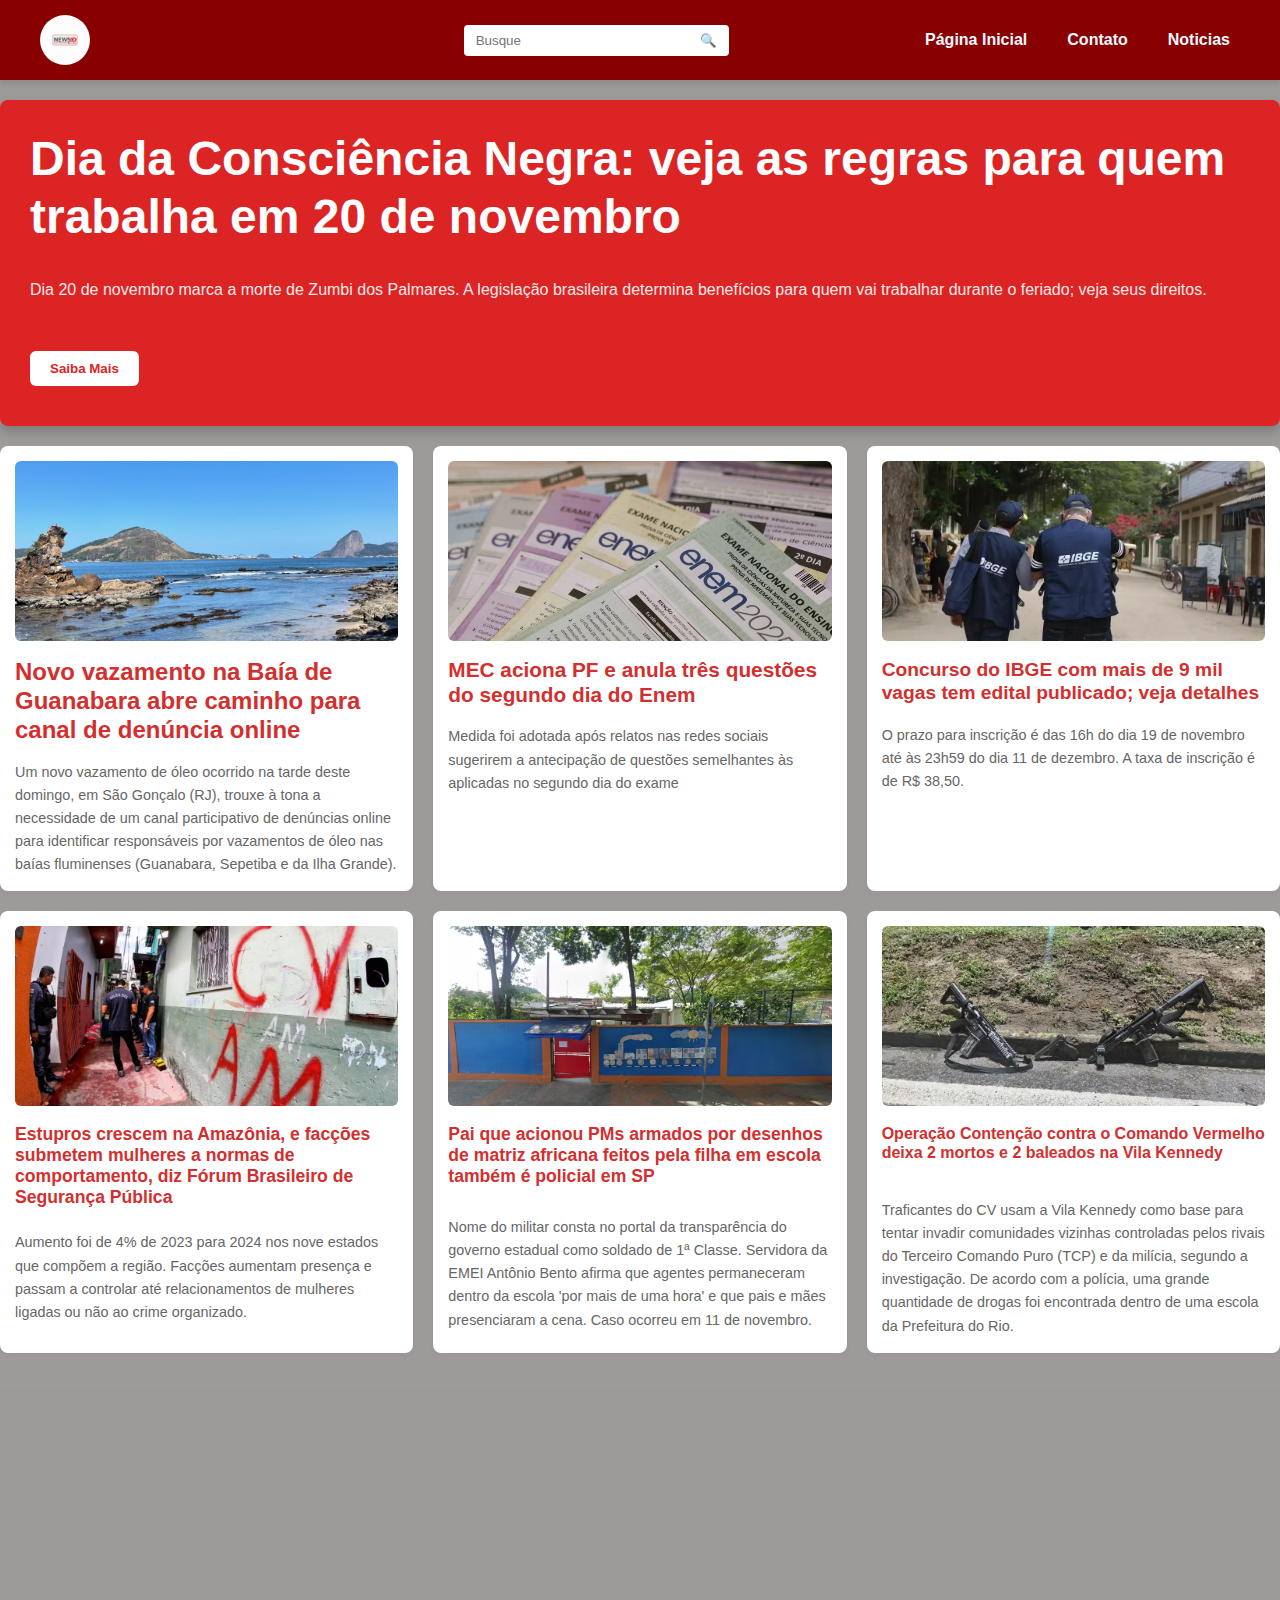
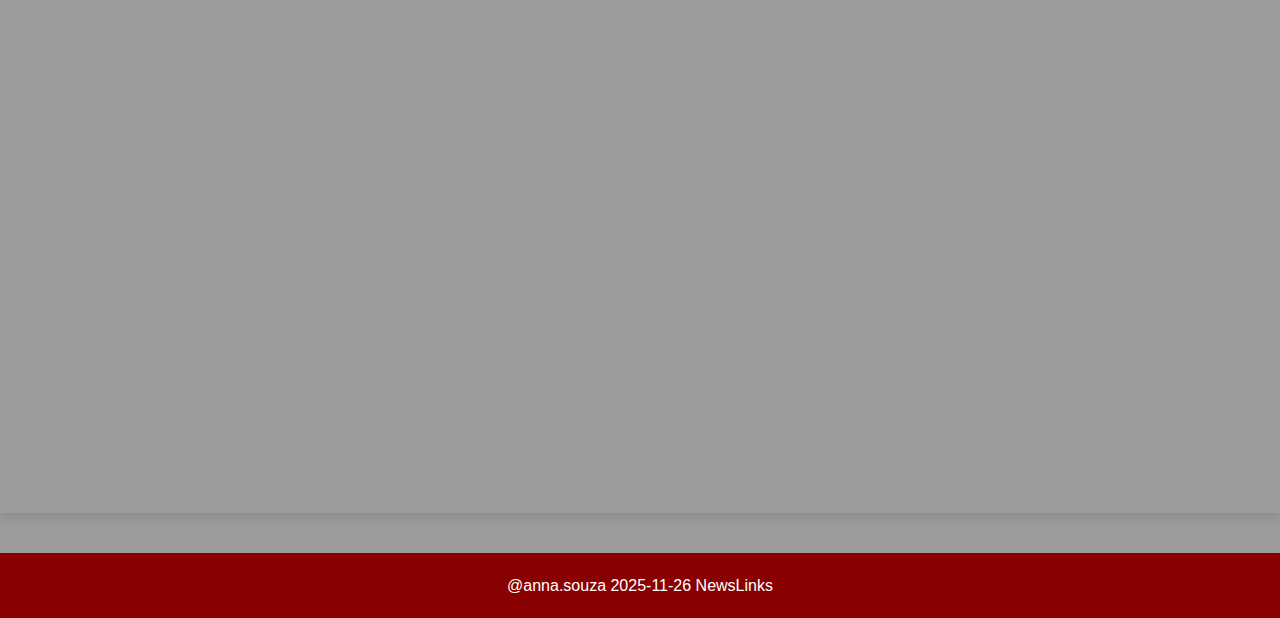
<file: index.html>
<!DOCTYPE html>
<html lang="en">
  <head>
    <meta charset="UTF-8" />
    <meta name="viewport" content="width=device-width, initial-scale=1.0" />
    <link rel="stylesheet" href="css/style.css" />

    <title>NewsLinks</title>

    
    <link rel="shortcut icon" href="/img/unnamed.jpg" type="image/x-icon">
  </head>
  <body>
    <header>
      <div class="header-content">
        <img
          src="img/unnamed.jpg"
          alt="LogoNews Life"
          class="logo"
          width="50px"
          height="50px"
        />
        <br>
        <form class="search-bar" action="/search" method="get">
          <input
            type="text"
            placeholder="Busque"
            name="p"
            aria-label="Pesquisar uma informação"
          />
          <button type="submit">🔍</button>
        </form>
        <nav class="main-nav">
          <ul>
            <li><a href="index.html" class="nav-link">Página Inicial</a></li>
            <li><a href="contato.html" class="nav-link">Contato</a></li>
            <li><a href="noticias.html" class="nav-link">Noticias</a></li>
          </ul>
        </nav>
      </div>
    </header>
    <main>
      <section class="hero-section">
        <div class="noticiaMaisRecente">
          <h1>
            Dia da Consciência Negra: veja as regras para quem trabalha em 20 de
            novembro
          </h1>
          <p>
            Dia 20 de novembro marca a morte de Zumbi dos Palmares. A legislação
            brasileira determina benefícios para quem vai trabalhar durante o
            feriado; veja seus direitos.
          </p>
          <button><a href="noticia.html" class="submit">Saiba Mais</a></button>
        </div>
        <div class="oneNoticia">
          <img src="img/IMG_5496-1024x761.jpg" class="primeira_noticia" />
          <h1>
            Novo vazamento na Baía de Guanabara abre caminho para canal de
            denúncia online
          </h1>
          <p>
            Um novo vazamento de óleo ocorrido na tarde deste domingo, em São
            Gonçalo (RJ), trouxe à tona a necessidade de um canal participativo
            de denúncias online para identificar responsáveis por vazamentos de
            óleo nas baías fluminenses (Guanabara, Sepetiba e da Ilha Grande).
          </p>
        </div>
        <div class="twoNoticia">
          <img src="/img/1_enem-1-60987139.webp" class="segunda_noticia" />
          <h2>MEC aciona PF e anula três questões do segundo dia do Enem</h2>
          <p>
            Medida foi adotada após relatos nas redes sociais sugerirem a
            antecipação de questões semelhantes às aplicadas no segundo dia do
            exame
          </p>
        </div>
        <div class="threeNoticia">
          <img
            src="/img/paqueta-censo-2022090620210064.avif"
            class="terceira_noticia"
          />
          <h3>
            Concurso do IBGE com mais de 9 mil vagas tem edital publicado; veja
            detalhes
          </h3>
          <p>
            O prazo para inscrição é das 16h do dia 19 de novembro até às 23h59
            do dia 11 de dezembro. A taxa de inscrição é de R$ 38,50.
          </p>
        </div>
        <div class="fourNoticia">
          <img src="/img/cv-am-fdn.avif" class="quarta_noticia" />
          <h4>
            Estupros crescem na Amazônia, e facções submetem mulheres a normas
            de comportamento, diz Fórum Brasileiro de Segurança Pública
          </h4>
          <p>
            Aumento foi de 4% de 2023 para 2024 nos nove estados que compõem a
            região. Facções aumentam presença e passam a controlar até
            relacionamentos de mulheres ligadas ou não ao crime organizado.
          </p>
        </div>
        <div class="fiveNoticia">
          <img
            src="/img/screenshot-2025-11-17-at-16-45-32-405-rua-joao-batista-de-sousa-filho-google-maps.avif"
            class="quinta_noticia"
          />
          <h5>
            Pai que acionou PMs armados por desenhos de matriz africana feitos
            pela filha em escola também é policial em SP
          </h5>
          <p>
            Nome do militar consta no portal da transparência do governo
            estadual como soldado de 1ª Classe. Servidora da EMEI Antônio Bento
            afirma que agentes permaneceram dentro da escola 'por mais de uma
            hora' e que pais e mães presenciaram a cena. Caso ocorreu em 11 de
            novembro.
          </p>
        </div>
        <div class="sixNoticia">
          <img src="/img/19vk1.avif" class="sexta_noticia" />
          <h6>
            Operação Contenção contra o Comando Vermelho deixa 2 mortos e 2
            baleados na Vila Kennedy
          </h6>
          <p>
            Traficantes do CV usam a Vila Kennedy como base para tentar invadir
            comunidades vizinhas controladas pelos rivais do Terceiro Comando
            Puro (TCP) e da milícia, segundo a investigação. De acordo com a
            polícia, uma grande quantidade de drogas foi encontrada dentro de
            uma escola da Prefeitura do Rio.
          </p>
        </div>
       
      </section>
      <div class="video">
        <iframe
          width="560"
          height="315"
          src="https://www.youtube.com/embed/cSthC-l8HlI?si=1BjapY-eUckWvg4h"
          title="YouTube video player"
          frameborder="0"
          allow="accelerometer; autoplay; clipboard-write; encrypted-media; gyroscope; picture-in-picture; web-share"
          referrerpolicy="strict-origin-when-cross-origin"
          allowfullscreen
        ></iframe>
      </div>
       
    </main>
    <footer>
      @anna.souza 2025-11-26 NewsLinks
    </footer>
  </body>
</html>
</file>
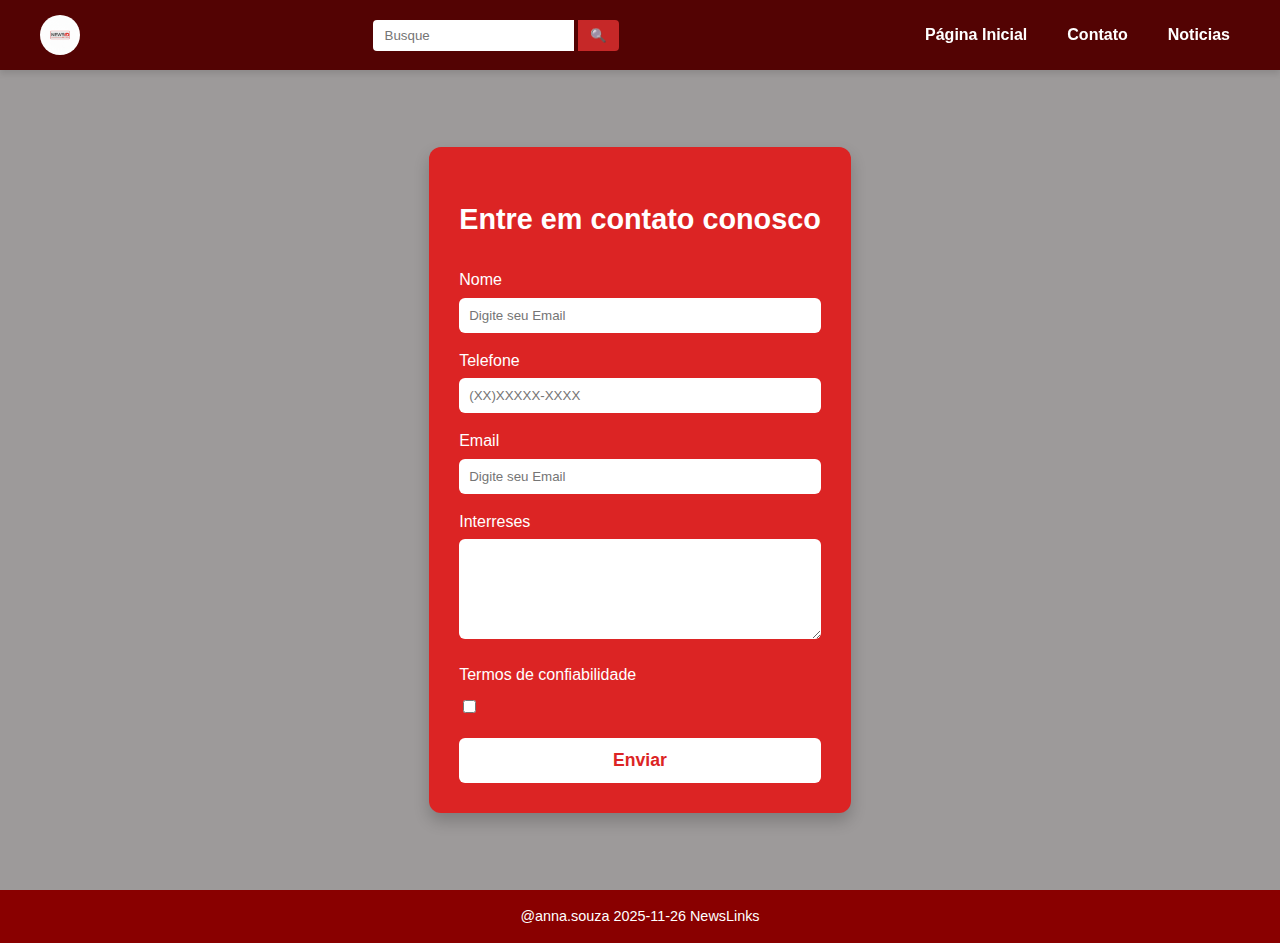
<file: contato.html>
<!DOCTYPE html>
<html lang="en">
<head>
    <meta charset="UTF-8">
    <meta name="viewport" content="width=device-width, initial-scale=1.0">
    <link rel="stylesheet" href="css/contato.css">
    <title>NewsLinks</title>

    
    <link rel="shortcut icon" href="/img/unnamed.jpg" type="image/x-icon">
</head>
<body>
    <header>
            <div class="header-content">
            <img src="/img/unnamed.jpg" alt="LogoNews Life" class="logo" width="40px" height="40px">
            <form class="search-bar" action="/search" method="get"> 
            <input type="text" placeholder="Busque" name="p" aria-label="Pesquisar uma informação">
            <button type="submit">🔍</button>
        </form>
        <nav class="main-nav">
            <ul>
                    <li><a href="index.html" class="nav-link">Página Inicial</a></li>
                    <li><a href="contato.html" class="nav-link">Contato</a></li>
                    <li><a href="noticias.html" class="nav-link">Noticias</a></li>
                </ul>
        </div>
    </header>
    <main>
        <div class="corpoFormulario">
         <h1>Entre em contato conosco</h1>
         <label for="name">Nome</label>
         <input type="text" id="name" name="Nome" placeholder="Digite seu Email" maxlenght="50" size="30" aria-live="polite" action method="post"  required>
            <br></br>
         <label for="Telefone">Telefone</label>
         <input type="text" id="telefone" name="Telefone" placeholder="(XX)XXXXX-XXXX" maxlenght="50" size="30" aria-live="polite" action method="post" required>
            <br></br>
         <label for="email">Email</label>
         <input type="text" id="email" name="Email" placeholder="Digite seu Email" maxlenght="50" size="30" aria-live="polite" action method="post"  required>
        <label for="interesses">Interreses</label>
        
         <textarea type="text" id="interreses" name="Interreses" placeholder="Apresente seus Interreses" maxlenght="50" size="30" action method="post" aria-live="polite" required>
        
         </textarea>
         <label>Termos de confiabilidade</label>
         <input type="checkbox">
         <button type="enviar" value="Acessar"><a  href="cadastro_produto.html" class="nav-link">Enviar</a></button>
        </div>
    </main>
    <footer>
        @anna.souza 2025-11-26 NewsLinks
    </footer>
</body>
</html>
</file>
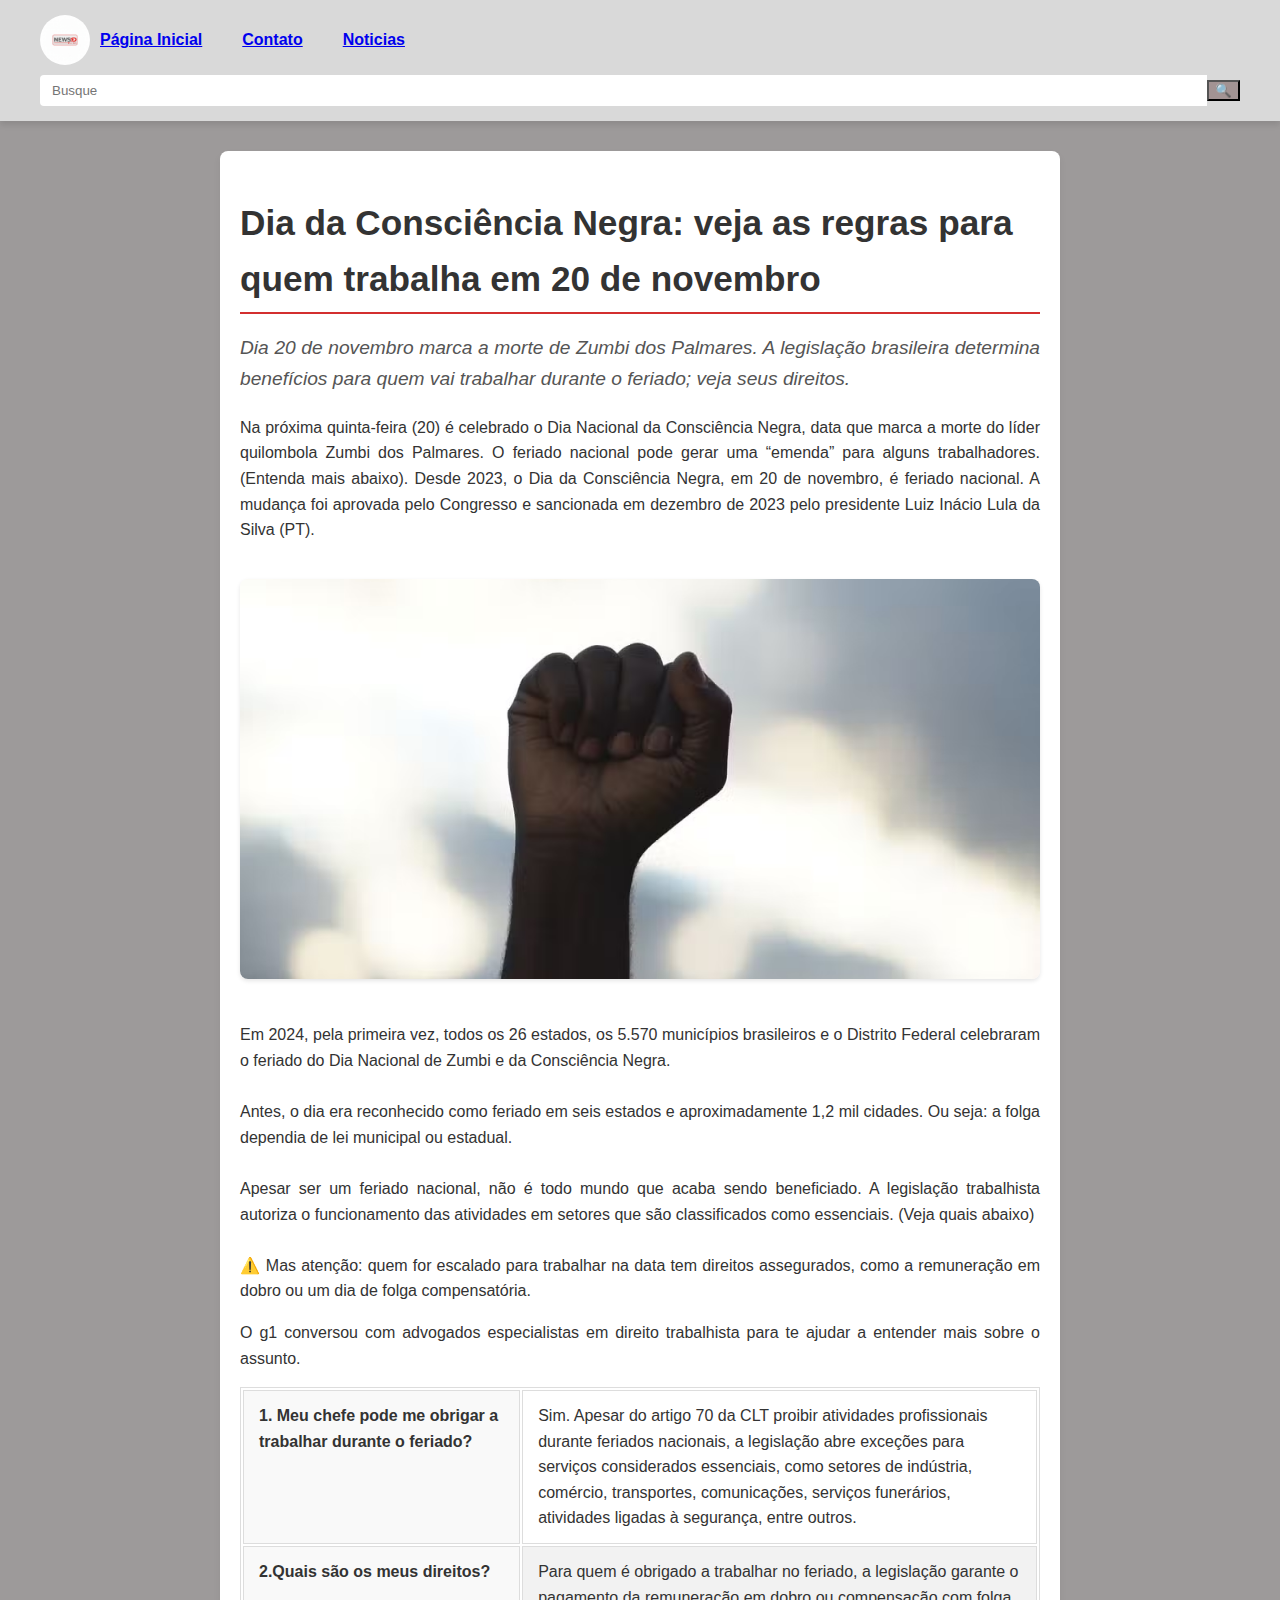
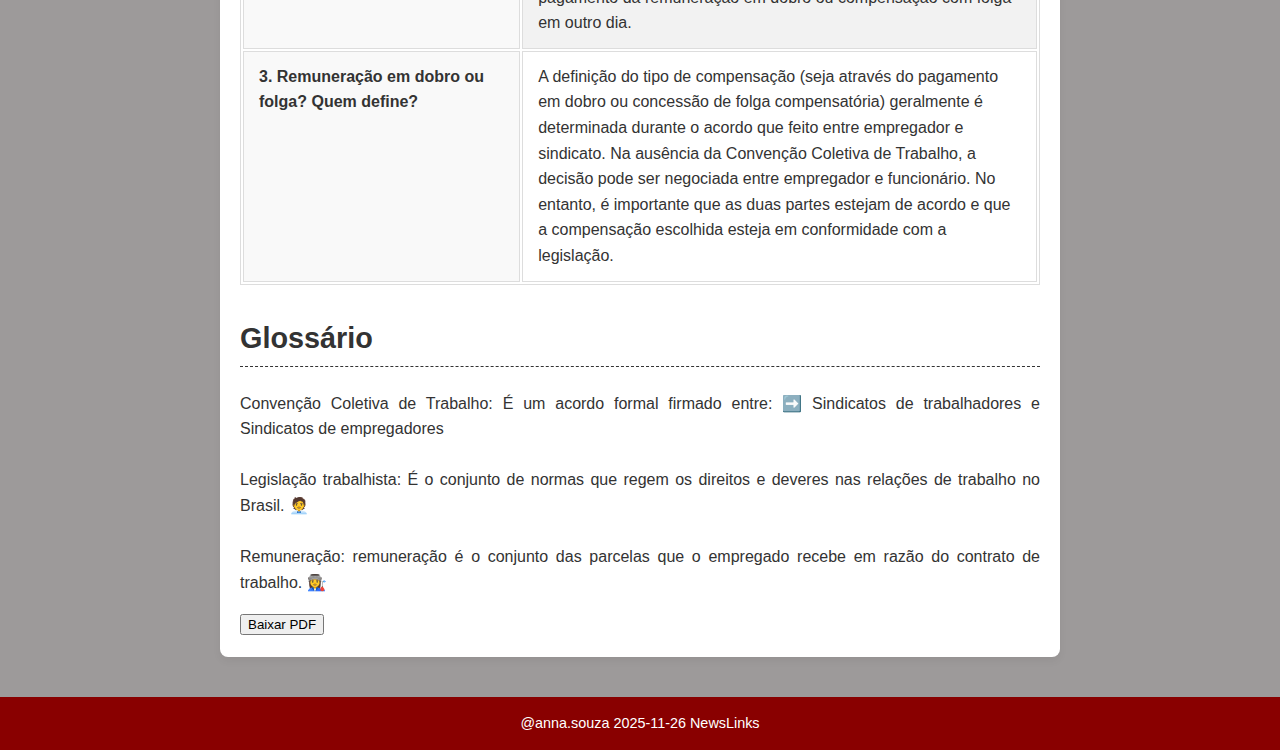
<file: noticia.html>
<!DOCTYPE html>
<html lang="pt-br">
<!-- Cabeça da página-->
<head>
    <meta charset="UTF-8"> <!-- Define o padrão de caracteres (acentuação correta) -->
    <meta name="viewport" content="width=device-width, initial-scale=1.0">   <!-- Garante que o site seja responsivo em diferentes dispositivos -->
    <link rel="stylesheet" href="css/noticia.css">  <!-- Importa o arquivo CSS específico da página de notícias -->
    <title>NewsLinks</title>

    
    <link rel="shortcut icon" href="/img/unnamed.jpg" type="image/x-icon"> <!-- Ícone da aba do site  -->
</head>

<!--Corpo da página-->
<body>
    <header> <!-- Cabeçalho do site -->
            <div class="header-content">  <!-- Container do conteúdo do cabeçalho -->
            <img src="img/unnamed.jpg" alt="LogoNews Life" class="logo">  <!-- Logo do site -->
            <!-- Formulário de busca -->
            <form class="search-bar" action="/search" method="get"> 
            <input type="text" placeholder="Busque" name="p" aria-label="Pesquisar uma informação">
            <button type="submit">🔍</button>
        </form>
        <nav class="main-nav"> <!-- Menu de navegação -->
            <ul>
                    <!-- Lista de links -->
                    <li><a href="index.html" class="nav-link">Página Inicial</a></li>
                    <li><a href="contato.html" class="nav-link">Contato</a></li>
                    <li><a href="noticias.html" class="nav-link">Noticias</a></li>
                </ul>
        </div>


    </header>
    <main> <!-- Conteúdo principal da notícia -->
        <h1>Dia da Consciência Negra: veja as regras para quem trabalha em 20 de novembro</h1> <!-- Título principal da notícia -->
        <!-- Informações/ Corpo da notícia -->
        <p>Dia 20 de novembro marca a morte de Zumbi dos Palmares. A legislação brasileira determina benefícios para quem vai trabalhar durante o feriado; veja seus direitos.</p>
        <p>Na próxima quinta-feira (20) é celebrado o Dia Nacional da Consciência Negra, data que marca a morte do líder quilombola Zumbi dos Palmares. 

           O feriado nacional pode gerar uma “emenda” para alguns trabalhadores. (Entenda mais abaixo).

           Desde 2023, o Dia da Consciência Negra, em 20 de novembro, é feriado nacional. A mudança foi aprovada pelo Congresso e sancionada em dezembro de 2023 pelo presidente Luiz Inácio Lula da Silva (PT).
        </p>
        
        <img src="img/especial-consciencia-negra-frame-6986.avif" alt="especial-conciencia-negra" class="imagemNoticia1">

        <p>Em 2024, pela primeira vez, todos os 26 estados, os 5.570 municípios brasileiros e o Distrito Federal celebraram o feriado do Dia Nacional de Zumbi e da Consciência Negra.
           <br></br>
           Antes, o dia era reconhecido como feriado em seis estados e aproximadamente 1,2 mil cidades. Ou seja: a folga dependia de lei municipal ou estadual.
           <br></br>
           Apesar ser um feriado nacional, não é todo mundo que acaba sendo beneficiado. A legislação trabalhista autoriza o funcionamento das atividades em setores que são classificados como essenciais. (Veja quais abaixo)
        <br></br>
          ⚠️ Mas atenção: quem for escalado para trabalhar na data tem direitos assegurados, como a remuneração em dobro ou um dia de folga compensatória.
        </p>

        <p>O g1 conversou com advogados especialistas em direito trabalhista para te ajudar a entender mais sobre o assunto.</p>

        <table border="1"> <!-- Tabela com informações da notícia -->
            <tr>
                <td>1. Meu chefe pode me obrigar a trabalhar durante o feriado?</td>
                <td>Sim. Apesar do artigo 70 da CLT proibir atividades profissionais durante feriados nacionais, a legislação abre exceções para serviços considerados essenciais, como setores de indústria, comércio, transportes, comunicações, serviços funerários, atividades ligadas à segurança, entre outros.</td>
            </tr>

            <tr>
                <td>2.Quais são os meus direitos?</td>
                <td>Para quem é obrigado a trabalhar no feriado, a legislação garante o pagamento da remuneração em dobro ou compensação com folga em outro dia.</td>
            </tr>

            <tr>
                <td>3. Remuneração em dobro ou folga? Quem define?</td>
                <td>A definição do tipo de compensação (seja através do pagamento em dobro ou concessão de folga compensatória) geralmente é determinada durante o acordo que feito entre empregador e sindicato.

                    Na ausência da Convenção Coletiva de Trabalho, a decisão pode ser negociada entre empregador e funcionário. No entanto, é importante que as duas partes estejam de acordo e que a compensação escolhida esteja em conformidade com a legislação.
                </td>
            </tr>
        </table>
        <h2>Glossário</h2> <!-- Glossário da notícia -->
        <p>Convenção Coletiva de Trabalho:
           É um acordo formal firmado entre:

           ➡️ Sindicatos de trabalhadores e Sindicatos de empregadores
            <br></br>
            Legislação trabalhista:
            É o conjunto de normas que regem os direitos e deveres nas relações de trabalho no Brasil. 🧑‍💼
            <br></br>
            Remuneração:
            remuneração é o conjunto das parcelas que o empregado recebe em razão do contrato de trabalho. 👩‍🏭


        </p>
        <button type="submit"><a helf="index.html" class="baixarPDF" width="500px" height="500px">Baixar PDF</a></button> <!-- Botão para baixar o PDF -->
    </main>
    <footer> <!-- Rodapé do site--> 
        @anna.souza 2025-11-26 NewsLinks
    </footer>
</body>
</html>
</file>
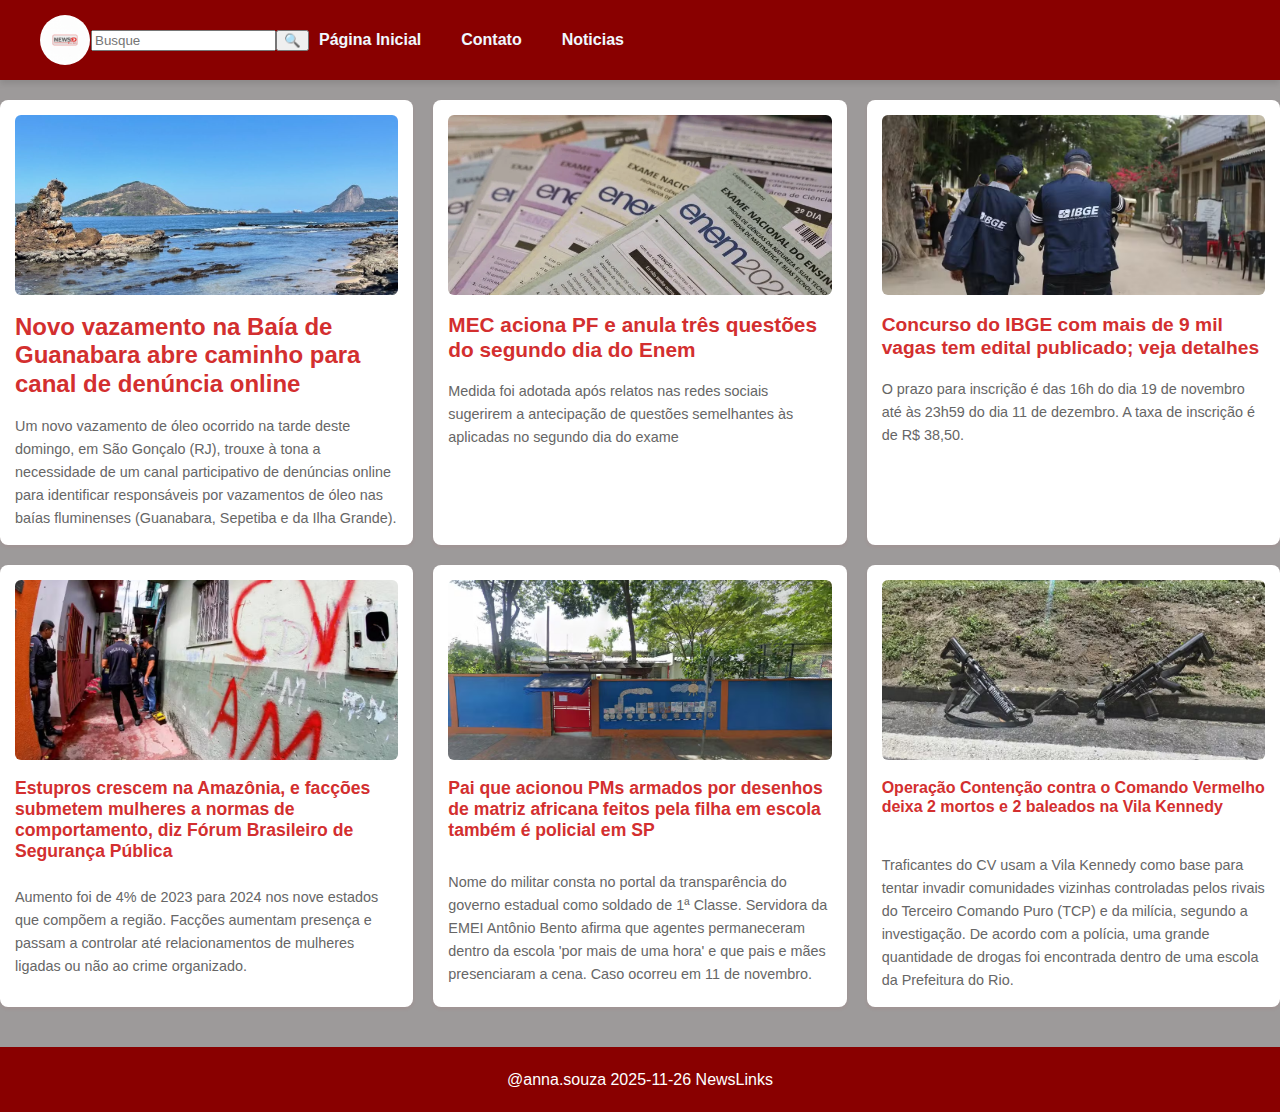
<file: noticias.html>
<!DOCTYPE html>
<html lang="en">
<head>
    <meta charset="UTF-8">
    <meta name="viewport" content="width=device-width, initial-scale=1.0">
    <link rel="stylesheet" href="css/noticias.css">
    <title>NewsLinks</title>

    <link rel="shortcut icon" href="/img/unnamed.jpg" type="image/x-icon">
</head>
<body>
    <header>
          <div class="header-content">
            <img src="/img/unnamed.jpg" alt="LogoNews Life" class="logo" width="50px"
          height="50px>
            <form class="search-bar" action="/search" method="get"> 
            <input type="text" placeholder="Busque" name="p" aria-label="Pesquisar uma informação">
            <button type="submit">🔍</button>
        </form>
        <nav class="main-nav">
            <ul>
                    <li><a href="index.html" class="nav-link">Página Inicial</a></li>
                    <li><a href="contato.html" class="nav-link">Contato</a></li>
                    <li><a href="noticias.html" class="nav-link">Noticias</a></li>
                </ul>
        </div>
    </header>
    <main>
        <section class="hero-section">
         <div class="oneNoticia">
            <img src="/img/IMG_5496-1024x761.jpg" class="primeira_noticia">
            <h1>Novo vazamento na Baía de Guanabara abre caminho para canal de denúncia online</h1>
            <p>Um novo vazamento de óleo ocorrido na tarde deste domingo, em São Gonçalo (RJ), trouxe à tona a necessidade de um canal participativo de denúncias online para identificar responsáveis por vazamentos de óleo nas baías fluminenses (Guanabara, Sepetiba e da Ilha Grande). </p>
        </div>
         <div class="twoNoticia">
            <img src="/img/1_enem-1-60987139.webp" class="segunda_noticia">
            <h2>MEC aciona PF e anula três questões do segundo dia do Enem</h2>
            <p>Medida foi adotada após relatos nas redes sociais sugerirem a antecipação de questões semelhantes às aplicadas no segundo dia do exame</p>
        </div>
        <div class="threeNoticia">
            <img src="/img/paqueta-censo-2022090620210064.avif" class="terceira_noticia">
            <h3>Concurso do IBGE com mais de 9 mil vagas tem edital publicado; veja detalhes</h3>
            <p>O prazo para inscrição é das 16h do dia 19 de novembro até às 23h59 do dia 11 de dezembro. A taxa de inscrição é de R$ 38,50.</p>
        </div>
        <div class="fourNoticia">
            <img src="/img/cv-am-fdn.avif" class="quarta_noticia">
            <h4>Estupros crescem na Amazônia, e facções submetem mulheres a normas de comportamento, diz Fórum Brasileiro de Segurança Pública</h4>
            <p>Aumento foi de 4% de 2023 para 2024 nos nove estados que compõem a região. Facções aumentam presença e passam a controlar até relacionamentos de mulheres ligadas ou não ao crime organizado.</p>
        </div>
        <div class="fiveNoticia">
            <img src="/img/screenshot-2025-11-17-at-16-45-32-405-rua-joao-batista-de-sousa-filho-google-maps.avif" class="quinta_noticia">
            <h5>Pai que acionou PMs armados por desenhos de matriz africana feitos pela filha em escola também é policial em SP</h5>
            <p>Nome do militar consta no portal da transparência do governo estadual como soldado de 1ª Classe. Servidora da EMEI Antônio Bento afirma que agentes permaneceram dentro da escola 'por mais de uma hora' e que pais e mães presenciaram a cena. Caso ocorreu em 11 de novembro.</p>
        </div>
        <div class="sixNoticia">
            <img src="/img/19vk1.avif" class="sexta_noticia">
            <h6>Operação Contenção contra o Comando Vermelho deixa 2 mortos e 2 baleados na Vila Kennedy</h6>
            <p>Traficantes do CV usam a Vila Kennedy como base para tentar invadir comunidades vizinhas controladas pelos rivais do Terceiro Comando Puro (TCP) e da milícia, segundo a investigação. De acordo com a polícia, uma grande quantidade de drogas foi encontrada dentro de uma escola da Prefeitura do Rio.</p>
        </div>
       </section>

    </main>
    <footer>
        @anna.souza 2025-11-26 NewsLinks
    </footer>
    
</body>
</html>
</file>
<file: css/style.css>
/* ===== Estilo geral da página ===== */
body {
    background-color: #9D9A9A; /* Cor de fundo */
    font-family: 'Franklin Gothic Medium', 'Arial Narrow', Arial, sans-serif; /* Fonte padrão */
    margin: 0;
    padding: 0;
    box-sizing: border-box;
    line-height: 1.6; /* Espaçamento entre linhas */
}

/* ===== Cabeçalho ===== */
header {
    background-color: #890000; /* Cor do header */
    color: white; 
    padding: 15px 0;
    box-shadow: 0 4px 6px rgba(0,0,0,0.1); /* Sombra */
    top: 0;
    z-index: 1000;
}

/* Conteúdo interno do header */
.header-content{
    max-width:1200px;
    margin: 0 auto;
    padding: 0 20px;
    display:flex;
    justify-content: space-between; /* Espaça os itens */
    align-items: center;
    flex-wrap: wrap;
}

/* ===== Títulos ===== */
h1,h2,h3,h4,h5,h6 {
    line-height: 1.2;
    margin-top: 0;
}

/* ===== Links ===== */
a {
    text-decoration: none; 
    color: aliceblue;
}

/* ===== Logo ===== */
.logo {
    border-radius: 50%; /* Logo redonda */
    margin-right: 1px;
}

/* ===== Menu de navegação ===== */
.main-nav ul {
    list-style: none; /* Remove marcadores */
    padding: 0;
    margin:0;
    display:flex;
    gap: 20px;
}

.nav-link {
    padding: 5px 10px;
    transition: color 0.3s;
    font-weight: bold;
}

.nav-link:hover {
    color: #530303; /* Cor ao passar o mouse */
}

/* ===== Barra de busca ===== */
.search-bar {
    display: flex; 
    align-items:center;
    margin-top: 10px;
}

.search-bar input {
    padding: 8px 12px;
    border: none;
    border-radius: 4px 0 0 4px;
    outline: none;
    width: 150px;
    color: #333;
}

.search-bar button {
    background-color: #ffffff;
    color: white;
    border: none;
    padding: 8px 12px;
    cursor: pointer;
    border-radius:0 4px 4px 0;
    transition: background-color 0.3s;
}

.search-bar button:hover {
    background-color: #B71C1C;
}

/* ===== Área principal ===== */
.main {
    max-width: 1200px;
    margin: 20px auto;
    padding: 0 20px;
}

/* ===== Seção de notícias ===== */
.hero-section {
    display: grid; 
    gap: 20px;
    grid-template-columns: repeat(3, 1fr);
    margin-bottom: 40px;
    padding-top: 20px;
}

/* ===== Notícia em destaque ===== */
.noticiaMaisRecente {
    grid-column: 1 / -1; /* Ocupa toda a largura */
    background-color: #DC2424;
    color: white;
    padding: 30px;
    border-radius: 8px;
    box-shadow: 0 6px 12px rgba(0,0,0,0.2);
}

.noticiaMaisRecente h1 {
    font-size:1em;
    font-weight:900;
}

.noticiaMaisRecente p{
    font-size: medium;
    opacity: 0.9;
}

/* Botão da notícia principal */
.noticiaMaisRecente button {
    background-color: white;
    border: none; 
    padding: 10px 20px;
    border-radius: 6px;
    cursor: pointer;
    font-weight: bold;
    transition: background-color 0.3s, transform 0.2s;
}

.noticiaMaisRecente a {
    color: #DC2424;
}

.noticiaMaisRecente button:hover {
    background-color: #DC2424; 
    transform: translateY(-2px);
}

/* ===== Cards de notícias ===== */
.oneNoticia, .twoNoticia, .threeNoticia, 
.fourNoticia, .fiveNoticia, .sixNoticia {
    background-color: white;
    padding:15px;
    border-radius: 8px;
    box-shadow: 0 2px 4px rgba(243, 7, 7, 0.05);
    transition: box-shadow 0.3s;
}

/* Hover dos cards */
.oneNoticia:hover, .twoNoticia:hover, .threeNoticia:hover, 
.fourNoticia:hover, .fiveNoticia:hover, .sixNoticia:hover {
    box-shadow: 0 4px 8px rgba(0,0,0,0.1);
}

/* Imagens das notícias */
.oneNoticia img, .twoNoticia img, .threeNoticia img, 
.fourNoticia img, .fiveNoticia img, .sixNoticia img {
    width: 100%;
    height: 180px;
    object-fit: cover;
    border-radius: 6px;
    margin-bottom: 10px;
}

/* Títulos das notícias */
.oneNoticia h1 { font-size: 1.5em; color: #D32F2F; }
.twoNoticia h2 { font-size: 1.3em; color: #D32F2F; }
.threeNoticia h3 { font-size: 1.2em; color: #D32F2F; }
.fourNoticia h4 { font-size: 1.1em; color: #D32F2F; }
.fiveNoticia h5 { font-size: 1.1em; color: #D32F2F; }
.sixNoticia h6 { font-size: 1em; color: #D32F2F; }

/* Texto das notícias */
.oneNoticia p, .twoNoticia p, .threeNoticia p, 
.fourNoticia p, .fiveNoticia p, .sixNoticia p {
    font-size: 0.9em;
    color: #666;
    margin-bottom: 0;
}

/* ===== Vídeo ===== */
.video {
    display: flex;
    justify-content: center;
    grid-column: 1 / -1;
    aspect-ratio: 16 / 9;
    box-shadow: 0 4px 8px rgba(0,0,0,0.1);
} 

/* ===== Rodapé ===== */
footer {
    background-color: #890000;
    color:white;
    text-align:center;
    padding: 20px 0;
    margin-top: 40px;
}

/* ===== Responsividade ===== */
@media (min-width: 768px) {
    .header-content {
        flex-wrap: nowrap;
    }
    .search-bar {
        margin-top: 0;
    }
    .hero-section {
        grid-template-columns: repeat(3, 1fr);
    }
    .noticiaMaisRecente {
        font-size: 3em;
    }
    .search-bar input {
        width:200px;
    }
}

/* Desktop grande */
@media (min-width: 1024px) {
    .oneNoticia {
        grid-column: auto;
    }
}
</file>
<file: css/contato.css>
/* === Estilo geral da página(fonte, fundo e espaçamento) === */
body {
    font-family: 'Franklin Gothic Medium', 'Arial Narrow', Arial, sans-serif;
    margin: 0;
    padding: 0;
    background-color: #9D9A9A;
   
    color:#333;
    line-height: 1.6;
}
/* === Remove sublinhado e herda a cor dos links === */
a {
    text-decoration: none;
    color: inherit;
}
/* === Cabeçalho fixo no topo com cor e sombra === */
header {
    background-color: #530303;
    color: white;
    padding: 15px 0;
    box-shadow: 0 4px 6px rgba(0,0,0, 0.1);
    position: sticky; /* Mantém o cabeçalho no topo */
    top: 0;
    z-index: 1000;
}
/* === Organiza logo, menu e busca com flexbox === */
.header-content {
    max-width: 1200px;
    margin: 0 auto;
    padding: 0 20px;
    display:flex;
    justify-content: space-between;
    align-items:center;
    flex-wrap: wrap;
}
/* === Deixa a logo redonda === */
.logo {
    border-radius: 50%;
    object-fit: cover;
}
/* === Remove marcadores e organiza meu horizontal === */
.main-nav ul {
    list-style: none;
    padding: 0;
    margin: 0;
    display: flex;
    gap: 20px;
}
/* === Estilo dos links do menu === */
.nav-link {
    padding: 5px 10px;
    transition: color 0.3s;
    font-weight: bold;
}
/* === Cor ao passar o mouse === */
.nav-link:hover {
    color: #530303;
}
/* === Estilo decampo de busca === */
.search-bar input {
    padding: 8px 12px;
    border:none;
    border-radius: 4px 0 0 4px;
    outline:none;
    flex-grow: 1;
    color: #333;
}
/* === Estilo do botão de busca === */
.search-bar button {
    background-color:  #C62828;
    color: white;
    border: none;
    padding: 8px 12px;
    cursor:pointer;
    border-radius: 0 4px 4px 0;
    transition: background-color 0.3s;
}
/* === Centraliza o conteúdo principal === */
main {
    display: flex;
    justify-content:  center;
    align-items:center;
    min-height: calc(100vh - 120px); /* Garante que o formulário fique centralizado verticalmente */
    padding: 20px;
}
/* === Caixa do formulário (cor, sombra e borda) === */
.corpoFormulario {
    background-color: #DC2424;
    color: white;
    padding: 30px;
    border-radius: 12px;
    box-shadow: 0 8px 16px rgba(0,0,0,0.2);
    width: 100% max-width 450px;
}
/* === Título do formulário === */
.corpoFormulario h1 {
    text-align: center;
    font-size: 1.8em;
    font-weight: bold;
    margin-bottom: 25px;
}
/* === Rótulos dos campos === */
.corpoFormulario label{
    display: block;
    margin-bottom: 5px;
    font-weight: 500;
}
/* === Campos de texto e área de mensagem === */
.corpoFormulario input[type="text"], .corpoFormulario textarea {
    width: 100%;
    padding: 10px;
    margin-bottom: 15px;
    border: none;
    border-radius: 6px;
    box-sizing: border-box; /* Garante que o padding não aumente a largura total */
    color: #333;
}
/* === Ajustes especifícos no textárea === */
.corpoFormulario textarea {
    min-height: 100px;
    resize: vertical;
    padding: 10px;
}
/* === Ckeckbox alinhado === */
.corpoFormulario input[type="checkbox"] {
    width: auto;
    margin-right: 10px;
    vertical-align: middle;
}
/* === Esconde label desnecessária === */
.corpoFormulario label[for="interreses"] {
    display: none;
}
/* === Botão de envio === */
.corpoFormulario button[type="enviar"] {
    display: block;
    width: 100%;
    background-color: white;
    color: #DC2424;
    border: none;
    padding: 12px 20px;
    font-size: 1.1em;
    font-weight: bold;
    border-radius: 6px;
    cursor: pointer;
    margin-top: 20px;
    transition: background-color 0.3s, transform 0.2s;
}
/* === Efeito hover no botão === */
.corpoFormulario button[type="enviar"]:hover {
    background-color: #FFC107;
    transform:translateY(-2px);
}
/* === Remove quebras de linhas do HTML === */
.corpoFormulario br {
    display: none; /* Remove os <br> desnecessários do HTML para melhor controle com CSS */
}

/* === Rodapé da página === */
footer {
    background-color: #890000;
    color: white;
    text-align: center;
    padding: 15px 0;
    font-size: 0.9em;
}
/* === Ajustes a diferentes telas (Responsividade) === */
@media (min-width: 768px) {
    .search-bar {
        order: initial;
        width: 250px;
        margin-top: 0;
    }
    .header-content {
        flex-wrap:nowrap;
    }
}
</file>
<file: css/noticia.css>
body {
    font-family: 'Franklin Gothic Medium', 'Arial Narrow', Arial, sans-serif;
    margin: 0;
    padding: 0;
    background-color:#9D9A9A;
    color:#333;
    line-height: 1.6;
}

header {
    background-color: #D9D9D9;
    color:white;
    padding: 15px 0;
     box-shadow: 0 4px 6px rgba(0,0,0,0.1);
    position: sticy; /* Mantém o cabeçalho no topo*/
    top: 0;
    z-index: 1000;
}

.header-content {
    max-width: 1200px;
    margin: 0 auto;
    padding: 0 20px;
    display: flex;
    justify-content: spacebtween;
    align-items: center;
    flex-wrap: wrap;
}

.logo {
    border-radius: 50%;
    width: 50px;
    height: 50px;
    object-fit: cover;
}

.main-nav ul {
    list-style:none;
    padding: 0;
    margin: 0;
    display: flex;
    gap: 20px;
}

.nav-link {
    padding: 5px 10px;
    transition:color 0.3s;
    font-weight: bold;
}

.nav-link:hover {
    color:#530303;
}

.search-bar {
    display:flex;
    align-items: center;
    order: 3;
    width: 100%;
    margin-top: 10px;
}

.search-bar input {
    padding: 8px 12px;
    border: none;
    border-radius: 4px 0 0 4px;
    outline:none;
    flex-grow: 1;
    color: #333;
}

.search-bar button {
    background-color: #A29393;
}

main {
    max-width: 800px;
    margin: 30px auto;
    padding: 20px;
    background-color: white;
    border-radius: 8px;
    box-shadow: 0 4px 8px rgba(0,0,0,0.05);
}

main h1 {
    font-size: 2.2em;
    font-weight: 800;
    color: #333;
    margin-bottom: 15px;
    padding-bottom: 5px;
    border-bottom: 2px solid #D32F2F;
}

main > p:first-of-type {
    font-size: 1.2em;
    font-style: italic;
    color: #555;
    margin-bottom: 20px;
}

main p {
    margin-bottom: 1em;
    text-align: justify;
}

.imagemNoticia1 {
    width: 100%;
    height: auto;
    max-height: 400px;
    object-fit: cover;
    border-radius: 8px;
    margin:20px 0;
    box-shadow: 0 2px 4px rgba(0,0,0,0.1);
}

main p:contains {
    background-color: #FFFDE7;
    border-left: 5px solid  #FFC107; /* Borda amarela */
    padding: 10px;
    border-radius: 4px;
    font-weight: bold;
    color: #616161;
}

table, th, td {
    border: 1px solid #ddd;
}

td {
    padding: 12px 15px;
    vertical-align: top;
}

tr:nth-child(even) {
    background-color: #f2f2f2;
}

tr td:first-child {
    font-weight: bold;
    background-color: #f9f9f9;
    width: 35%; /*Ocupa um terço em telas maiores */
    color:#333;
}

h2 {
    font-size: 1.8em;
    color:#333;
    margin-top: 30px;
    border-bottom: 1px dashed #333;
    padding-bottom: 5px;
}

.main h2 + p {
    background-color: #EFEBE9;
    padding: 15px;
    border-radius: 6px;
    border-left: 5px solid #FFC107;
}

footer {
    background-color: #890000;
    color: white;
    text-align:center;
    padding: 15px 0;
    margin-top: 40px;
    font-size: 0.9em;
}

@media (min-widt: 768px) {
    .search-bar {
        order: initial;
        width: 250px;
        margin-top: 0;
    }

    .header-content {
        flex-wrap: nowwrap;
    }
}

@media (max-width: 600px) {
    main{
        padding: 10px;
        margin: 10px;
    }

    main h1 {
        font-size: 1.8em;
    }

    table, tbody, tr, td {
        display: block;
        width: 100%;
    }

    tr {
        margin-bottom: 15px;
        border: 1px solid #ddd;
        border-radius: 4px 4px 0 0;
        border-bottom: 4px;
    }

    tr:td:first-child {
        background-color: #D32F2F; 
        color: white;
        padding: 10px;
        border-radius: 4px 4px 0 0;
        border-bottom: none;
    }
      tr td:last-child {
        padding-top: 10px;
        border-radius: 0 0 4px 4px;
    }
}
</file>
<file: css/noticias.css>
/* Estilo geral da página (fonte, fundo e espaçamento) */
body {
    background-color: #9D9A9A;
    font-family: 'Franklin Gothic Medium', 'Arial Narrow', Arial, sans-serif;
    margin: 0;
    padding: 0;
    box-sizing: border-box;
    line-height: 1.6;
}

/* Cabeçalho com cor de fundo e sombra */
header {
    background-color: #890000;
    color: write; 
    padding: 15px 0;
    box-shadow: 0 4px 6px rgba(0,0,0,0.1); /* Mantém o cabeçalho no topo */
    top: 0;
    z-index: 1000;

}
/* Organiza logo, menu e busca com flexbox */
.header-content{
    max-width:1200px;
    margin: 0 auto;
    padding: 0 20px;
    display:flex;
    justify-content:space between;
    align-items: center;
    flex-wrap: wrap;
}

/* Ajusta espaçamento e altura dos títulos */
h1,h2,h3,h4,h5,h6 {
    line-height: 1.2;
    margin-top: 0;
}
/* Estilo padrão dos links */
a {
    text-decoration: none; 
    color: aliceblue;
}
/* Deixa a logo arredondada */ 
.logo {
    border-radius: 50%;
    margin-right: 1px;
}
 /* Menu sem marcadores e em linha */
.main-nav ul {
    list-style: none;
    padding: 0;
    margin:0;
    display:flex;
    gap: 20px;
}
 /* Estilo dos links do menu */
.nav-link {
    padding: 5px 10px;
    transition: color 0.3;
    font-weight: bold;
}
/* Cor ao passar o mouse */
.nav-link:hover {
    color: #530303; /*Amarelo no hover para destaque */
}
/* Área da barra de pesquisa */
.search-bar {
    display: flex; 
    align-items:center;
    margin-top: 10px; /* Espaço no mobile */
}
/* Campo de texto da busca */
.search-bar input {
    padding: 8px 12px;
    border: none;
    border-radius: 4px 0 0  4px;
    outline: none;
    width: 150px;
    color: #333;
}
/* Botão de busca*/
.search-bar button {
    background-color: #ffffff;
    color: white;
    border: none;
    padding: 8px 12px;
    cursor: pointer;
    border-radius:0 4px 4px 0;
    transition: background-color 0.3s;
}
/* Efeito hover no botão */
.search-bar button:hover {
    background-color: #B71C1C;
}
/* Área principal do conteúdo */
.main {
    max-width: 1200px;
    margin: 20px auto;
    padding: 0 20px;
}
/* Grid das notícias */
.hero-section {
    display: grid; 
    gap: 20px;
    grid-template-columns: repeat(3, 1fr);
    margin-bottom: 40px;
    padding-top: 20px;
}
/* Cards das notícias */
.oneNoticia, .twoNoticia, .threeNoticia, .fourNoticia, .fiveNoticia, .sixNoticia {
    background-color: white;
    padding:15px;
    border-radius: 8px;
    box-shadow: 0 2px 4px rgba(243, 7, 7, 0.05);
    transition: box-shadow 0.3s;
}
/* Efeito hover nos cards */
.oneNoticia:hover, .twoNoticia:hover, .threeNoticia:hover, 
.fourNoticia:hover, .fiveNoticia:hover, .sixNoticia:hover {
    box-shadow: 0 4px 8px rgba(0,0, o , 0.1);
}
 /* Imagens das notícias */
.oneNoticia img, .twoNoticia img, .threeNoticia img, .fourNoticia img, .fiveNoticia img, .sixNoticia img {
    width: 100%;
    height: 180px;
    object-fit: cover;
    border-radius: 6px;
    margin-bottom: 10px;
}
/* Títulos das notícias */
.oneNoticia h1 { 
    font-size: 1.5em; color: #D32F2F; 
}
.twoNoticia h2 {
    font-size: 1.3em; color: #D32F2F; 
}
.threeNoticia h3 { 
    font-size: 1.2em; color: #D32F2F; 
}
.fourNoticia h4 { 
    font-size: 1.1em; color: #D32F2F; 
}
.fiveNoticia h5 { 
    font-size: 1.1em; color: #D32F2F; 
}
.sixNoticia h6 { 
    font-size: 1em; color: #D32F2F; 
}
/* Texto das notícias */ 
.oneNoticia p, .twoNoticia p, .threeNoticia p, 
.fourNoticia p, .fiveNoticia p, .sixNoticia p {
    font-size: 0.9em;
    color: #666;
    margin-bottom: 0;
}


/* Rodapé da página */
footer {
    background-color: #890000;
    color:white;
    text-align:center;
    padding: 20px 0;
    margin-top: 40px;
}
/* === Responsividade == */
/* Ajustes para tablet/desktop */
@media (min-width: 768px) {
    .header-content {
        flex-wrap: norawp;
    }
    .search-bar {
        margin-top: 0;
    }
    
    .noticiaMaisRecente {
        font-size: 3em;
    }

    .search-bar input {
        width:200px;
    }
}
/* Ajustes para telas grandes */
/* Desktop Grande (mínimo 1024px de largura) */
@media (min-width: 1024px) {
    .oneNoticia {
        /* Garante que a primeira notícia secundária ocupe 1 coluna, como os outros cards */
        grid-column: auto;
    }
}
</file>
